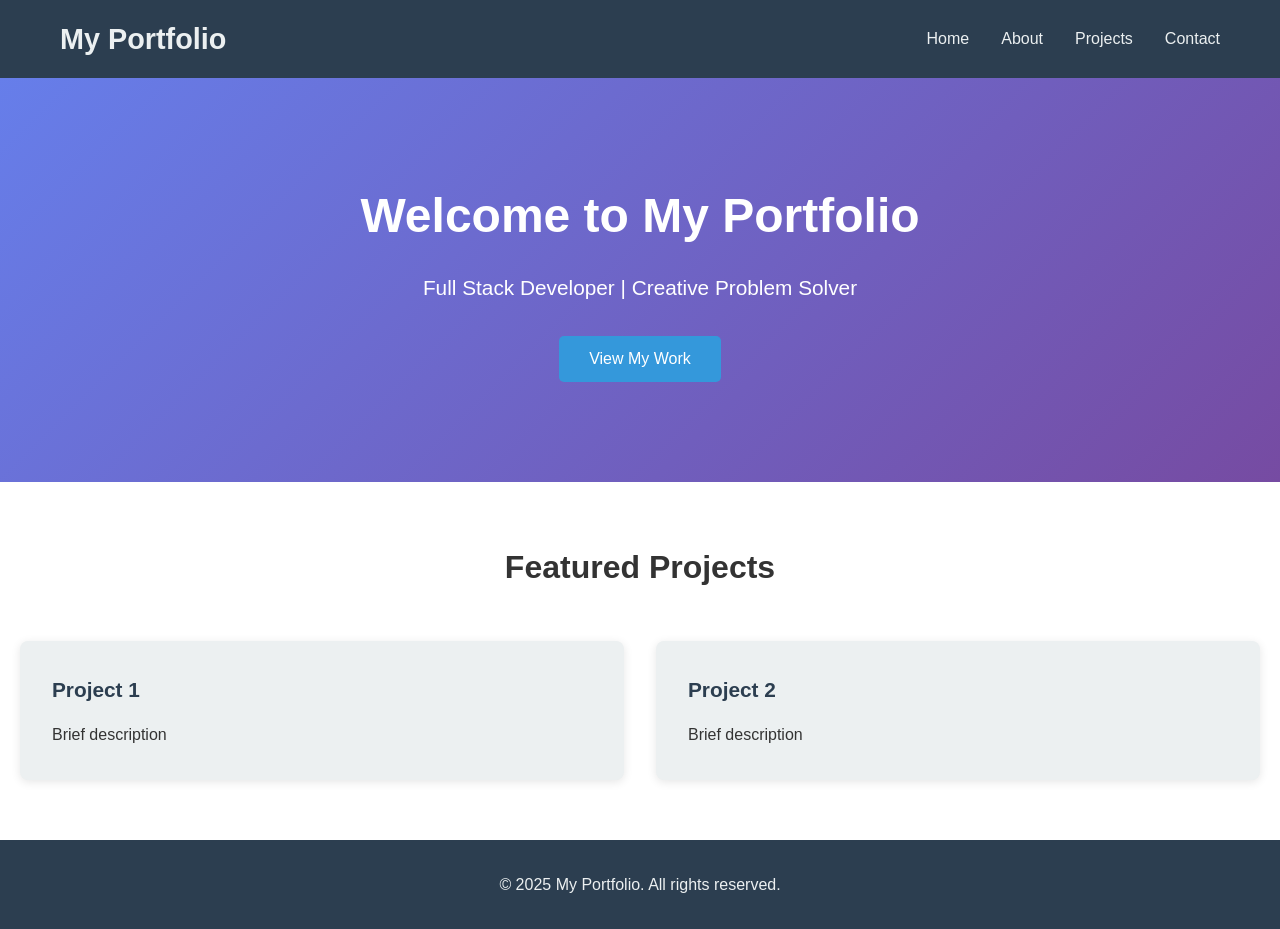
<file: src/index.html>
<!DOCTYPE html>
<html lang="en">
<head>
    <meta charset="UTF-8">
    <meta name="viewport" content="width=device-width, initial-scale=1.0">
    <title>My Portfolio</title>
    <link rel="stylesheet" href="styles/style.css">
</head>
<body>
    <nav class="navbar">
        <div class="container">
            <h1 class="logo">My Portfolio</h1>
            <ul class="nav-links">
                <li><a href="index.html">Home</a></li>
                <li><a href="pages/about.html">About</a></li>
                <li><a href="pages/projects.html">Projects</a></li>
                <li><a href="pages/contact.html">Contact</a></li>
            </ul>
        </div>
    </nav>

    <header class="hero">
        <div class="hero-content">
            <h2>Welcome to My Portfolio</h2>
            <p>Full Stack Developer | Creative Problem Solver</p>
            <a href="pages/projects.html" class="btn">View My Work</a>
        </div>
    </header>

    <section class="featured">
        <h3>Featured Projects</h3>
        <div class="project-cards">
            <div class="card">
                <h4>Project 1</h4>
                <p>Brief description</p>
            </div>
            <div class="card">
                <h4>Project 2</h4>
                <p>Brief description</p>
            </div>
        </div>
    </section>

    <footer>
        <p>&copy; 2025 My Portfolio. All rights reserved.</p>
    </footer>

    <script src="scripts/main.js"></script>
</body>
</html>
</file>
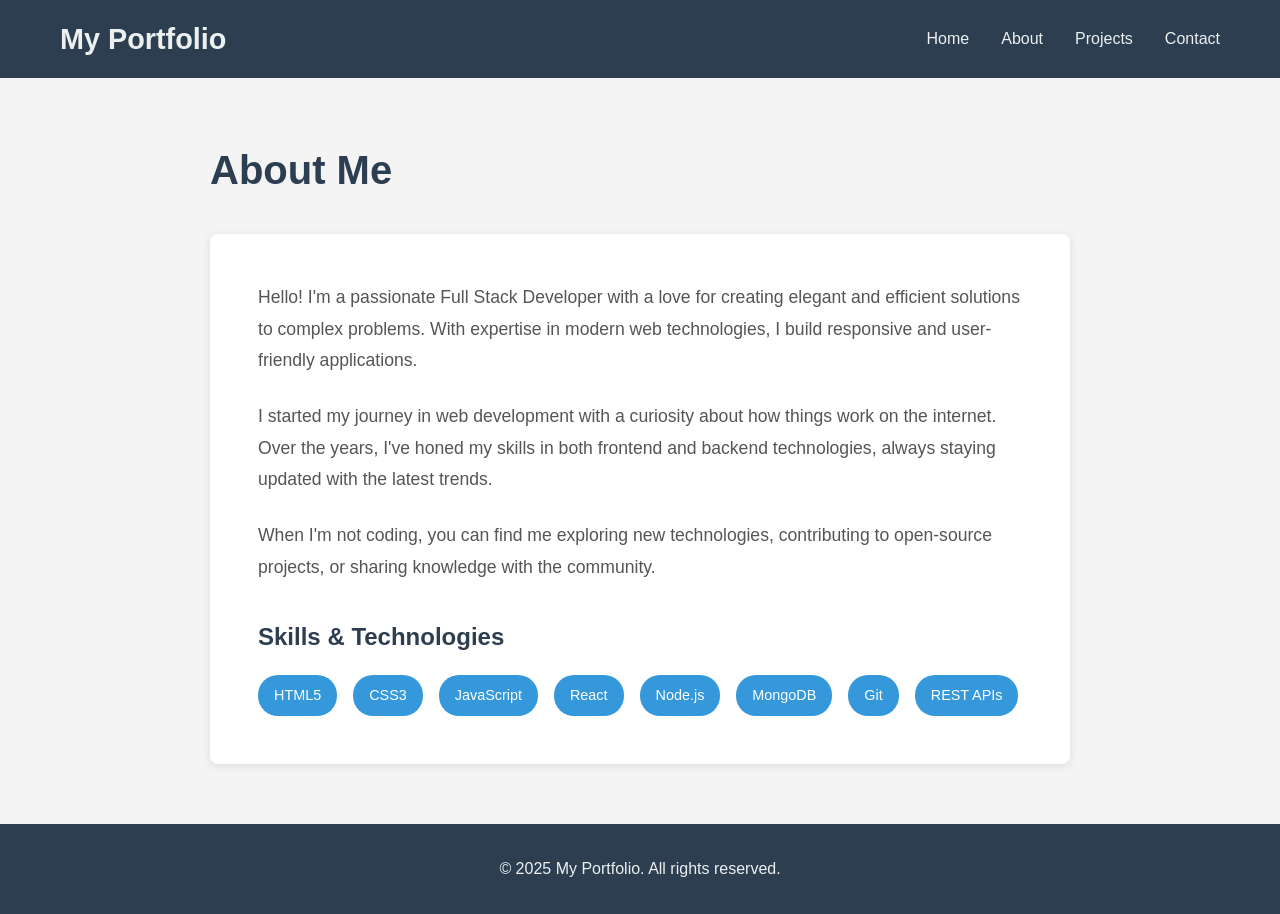
<file: src/pages/about.html>
<!DOCTYPE html>
<html lang="en">
<head>
    <meta charset="UTF-8">
    <meta name="viewport" content="width=device-width, initial-scale=1.0">
    <title>About Me - My Portfolio</title>
    <link rel="stylesheet" href="../styles/style.css">
    <style>
        .about-section {
            padding: 60px 20px;
            max-width: 900px;
            margin: 0 auto;
        }

        .about-section h2 {
            font-size: 2.5rem;
            margin-bottom: 2rem;
            color: #2c3e50;
        }

        .about-content {
            background-color: white;
            padding: 3rem;
            border-radius: 8px;
            box-shadow: 0 2px 10px rgba(0, 0, 0, 0.1);
            line-height: 1.8;
        }

        .about-content p {
            margin-bottom: 1.5rem;
            font-size: 1.1rem;
            color: #555;
        }

        .skills {
            margin-top: 2rem;
        }

        .skills h3 {
            font-size: 1.5rem;
            margin-bottom: 1rem;
            color: #2c3e50;
        }

        .skill-tags {
            display: flex;
            flex-wrap: wrap;
            gap: 1rem;
        }

        .skill-tag {
            background-color: #3498db;
            color: white;
            padding: 8px 16px;
            border-radius: 20px;
            font-size: 0.9rem;
        }
    </style>
</head>
<body>
    <nav class="navbar">
        <div class="container">
            <h1 class="logo">My Portfolio</h1>
            <ul class="nav-links">
                <li><a href="../index.html">Home</a></li>
                <li><a href="about.html">About</a></li>
                <li><a href="projects.html">Projects</a></li>
                <li><a href="contact.html">Contact</a></li>
            </ul>
        </div>
    </nav>

    <section class="about-section">
        <h2>About Me</h2>
        <div class="about-content">
            <p>
                Hello! I'm a passionate Full Stack Developer with a love for creating elegant and efficient solutions to complex problems. 
                With expertise in modern web technologies, I build responsive and user-friendly applications.
            </p>

            <p>
                I started my journey in web development with a curiosity about how things work on the internet. 
                Over the years, I've honed my skills in both frontend and backend technologies, always staying updated with the latest trends.
            </p>

            <p>
                When I'm not coding, you can find me exploring new technologies, contributing to open-source projects, or sharing knowledge with the community.
            </p>

            <div class="skills">
                <h3>Skills & Technologies</h3>
                <div class="skill-tags">
                    <span class="skill-tag">HTML5</span>
                    <span class="skill-tag">CSS3</span>
                    <span class="skill-tag">JavaScript</span>
                    <span class="skill-tag">React</span>
                    <span class="skill-tag">Node.js</span>
                    <span class="skill-tag">MongoDB</span>
                    <span class="skill-tag">Git</span>
                    <span class="skill-tag">REST APIs</span>
                </div>
            </div>
        </div>
    </section>

    <footer>
        <p>&copy; 2025 My Portfolio. All rights reserved.</p>
    </footer>

    <script src="../scripts/main.js"></script>
</body>
</html>
</file>
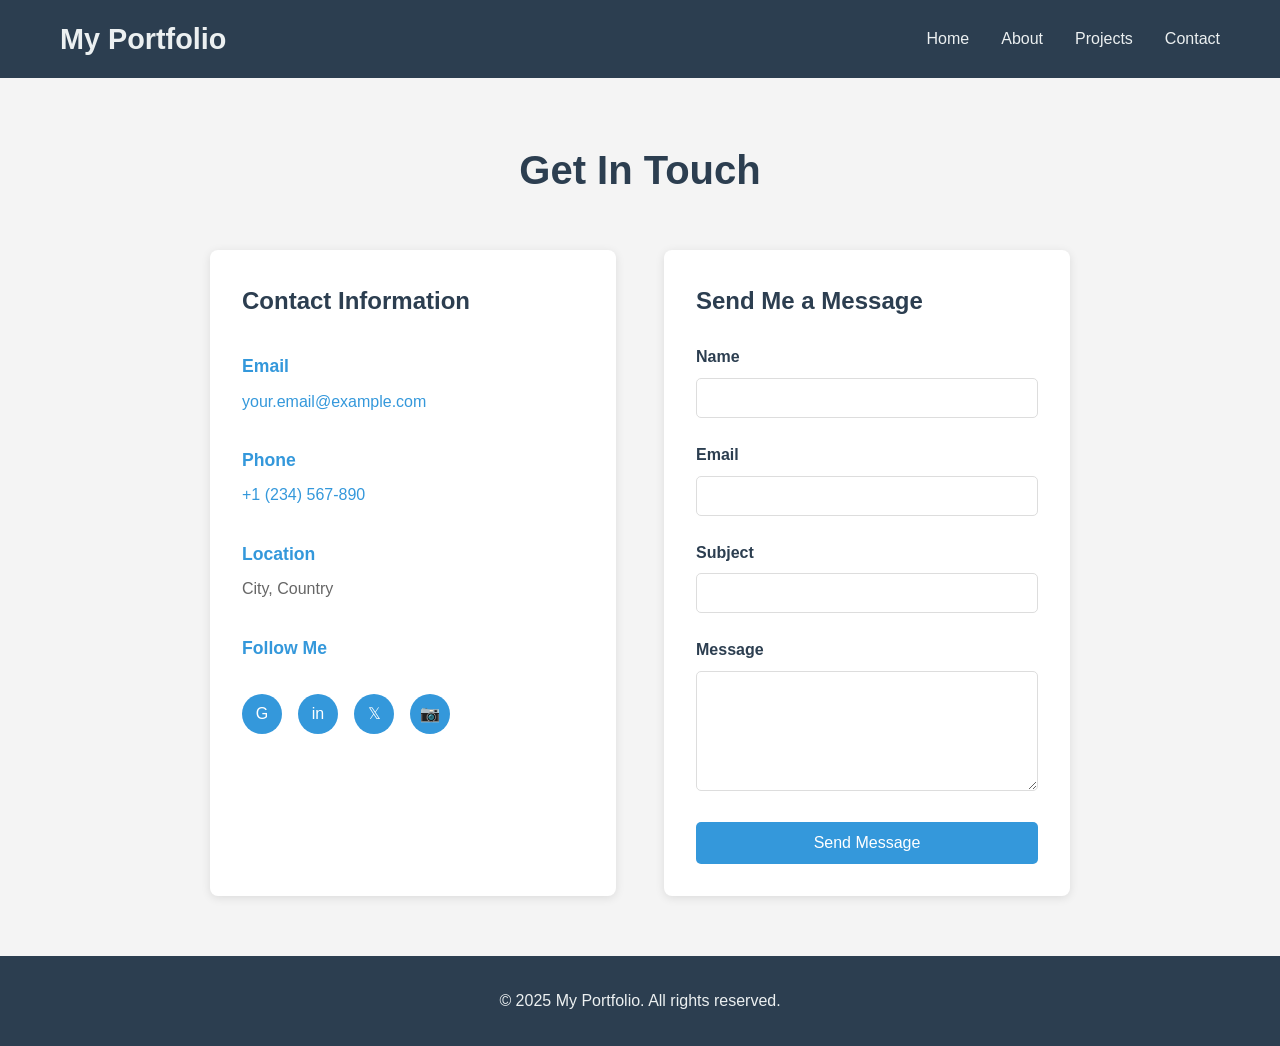
<file: src/pages/contact.html>
<!DOCTYPE html>
<html lang="en">
<head>
    <meta charset="UTF-8">
    <meta name="viewport" content="width=device-width, initial-scale=1.0">
    <title>Contact - My Portfolio</title>
    <link rel="stylesheet" href="../styles/style.css">
    <style>
        .contact-section {
            padding: 60px 20px;
            max-width: 900px;
            margin: 0 auto;
        }

        .contact-section h2 {
            font-size: 2.5rem;
            margin-bottom: 3rem;
            color: #2c3e50;
            text-align: center;
        }

        .contact-container {
            display: grid;
            grid-template-columns: 1fr 1fr;
            gap: 3rem;
        }

        .contact-info {
            background-color: white;
            padding: 2rem;
            border-radius: 8px;
            box-shadow: 0 2px 10px rgba(0, 0, 0, 0.1);
        }

        .contact-info h3 {
            font-size: 1.5rem;
            margin-bottom: 2rem;
            color: #2c3e50;
        }

        .info-item {
            margin-bottom: 2rem;
        }

        .info-item h4 {
            font-size: 1.1rem;
            color: #3498db;
            margin-bottom: 0.5rem;
        }

        .info-item p {
            color: #666;
        }

        .info-item a {
            color: #3498db;
            text-decoration: none;
            transition: color 0.3s;
        }

        .info-item a:hover {
            color: #2980b9;
        }

        .social-links {
            display: flex;
            gap: 1rem;
            margin-top: 2rem;
        }

        .social-links a {
            display: inline-block;
            width: 40px;
            height: 40px;
            background-color: #3498db;
            color: white;
            border-radius: 50%;
            text-align: center;
            line-height: 40px;
            text-decoration: none;
            transition: background-color 0.3s;
        }

        .social-links a:hover {
            background-color: #2980b9;
        }

        .contact-form {
            background-color: white;
            padding: 2rem;
            border-radius: 8px;
            box-shadow: 0 2px 10px rgba(0, 0, 0, 0.1);
        }

        .contact-form h3 {
            font-size: 1.5rem;
            margin-bottom: 1.5rem;
            color: #2c3e50;
        }

        .form-group {
            margin-bottom: 1.5rem;
        }

        .form-group label {
            display: block;
            margin-bottom: 0.5rem;
            color: #2c3e50;
            font-weight: bold;
        }

        .form-group input,
        .form-group textarea {
            width: 100%;
            padding: 10px;
            border: 1px solid #ddd;
            border-radius: 5px;
            font-family: Arial, sans-serif;
            font-size: 1rem;
            transition: border-color 0.3s;
        }

        .form-group input:focus,
        .form-group textarea:focus {
            outline: none;
            border-color: #3498db;
            box-shadow: 0 0 5px rgba(52, 152, 219, 0.3);
        }

        .form-group textarea {
            resize: vertical;
            min-height: 120px;
        }

        .submit-btn {
            background-color: #3498db;
            color: white;
            padding: 12px 30px;
            border: none;
            border-radius: 5px;
            font-size: 1rem;
            cursor: pointer;
            transition: background-color 0.3s;
            width: 100%;
        }

        .submit-btn:hover {
            background-color: #2980b9;
        }

        @media (max-width: 768px) {
            .contact-container {
                grid-template-columns: 1fr;
            }
        }
    </style>
</head>
<body>
    <nav class="navbar">
        <div class="container">
            <h1 class="logo">My Portfolio</h1>
            <ul class="nav-links">
                <li><a href="../index.html">Home</a></li>
                <li><a href="about.html">About</a></li>
                <li><a href="projects.html">Projects</a></li>
                <li><a href="contact.html">Contact</a></li>
            </ul>
        </div>
    </nav>

    <section class="contact-section">
        <h2>Get In Touch</h2>
        <div class="contact-container">
            <!-- Contact Info -->
            <div class="contact-info">
                <h3>Contact Information</h3>
                <div class="info-item">
                    <h4>Email</h4>
                    <p><a href="mailto:your.email@example.com">your.email@example.com</a></p>
                </div>
                <div class="info-item">
                    <h4>Phone</h4>
                    <p><a href="tel:+1234567890">+1 (234) 567-890</a></p>
                </div>
                <div class="info-item">
                    <h4>Location</h4>
                    <p>City, Country</p>
                </div>
                <div class="info-item">
                    <h4>Follow Me</h4>
                    <div class="social-links">
                        <a href="https://github.com" target="_blank" title="GitHub">G</a>
                        <a href="https://linkedin.com" target="_blank" title="LinkedIn">in</a>
                        <a href="https://twitter.com" target="_blank" title="Twitter">𝕏</a>
                        <a href="https://instagram.com" target="_blank" title="Instagram">📷</a>
                    </div>
                </div>
            </div>

            <!-- Contact Form -->
            <form class="contact-form" id="contactForm">
                <h3>Send Me a Message</h3>
                <div class="form-group">
                    <label for="name">Name</label>
                    <input type="text" id="name" name="name" required>
                </div>
                <div class="form-group">
                    <label for="email">Email</label>
                    <input type="email" id="email" name="email" required>
                </div>
                <div class="form-group">
                    <label for="subject">Subject</label>
                    <input type="text" id="subject" name="subject" required>
                </div>
                <div class="form-group">
                    <label for="message">Message</label>
                    <textarea id="message" name="message" required></textarea>
                </div>
                <button type="submit" class="submit-btn">Send Message</button>
            </form>
        </div>
    </section>

    <footer>
        <p>&copy; 2025 My Portfolio. All rights reserved.</p>
    </footer>

    <script src="../scripts/main.js"></script>
    <script>
        // Form submission handler
        document.getElementById('contactForm').addEventListener('submit', function(e) {
            e.preventDefault();
            alert('Thank you for your message! I will get back to you soon.');
            this.reset();
        });
    </script>
</body>
</html>
</file>
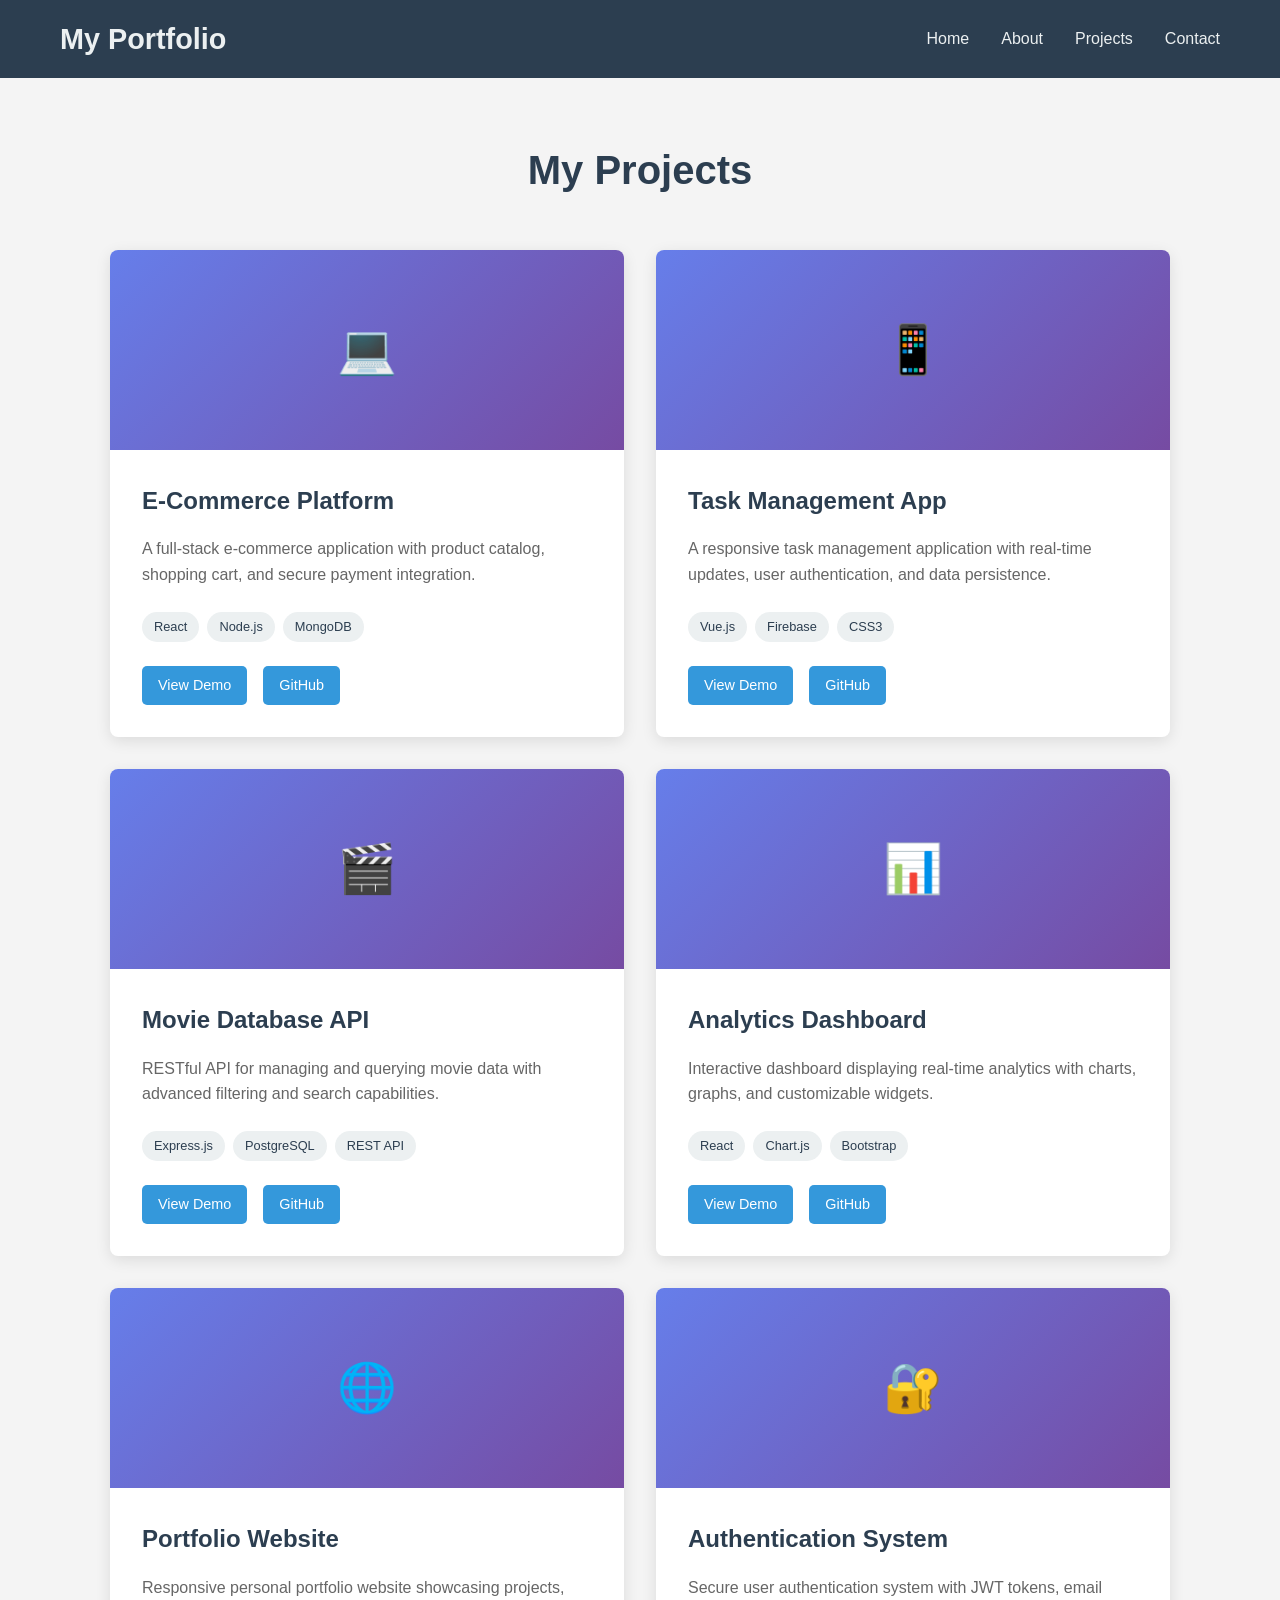
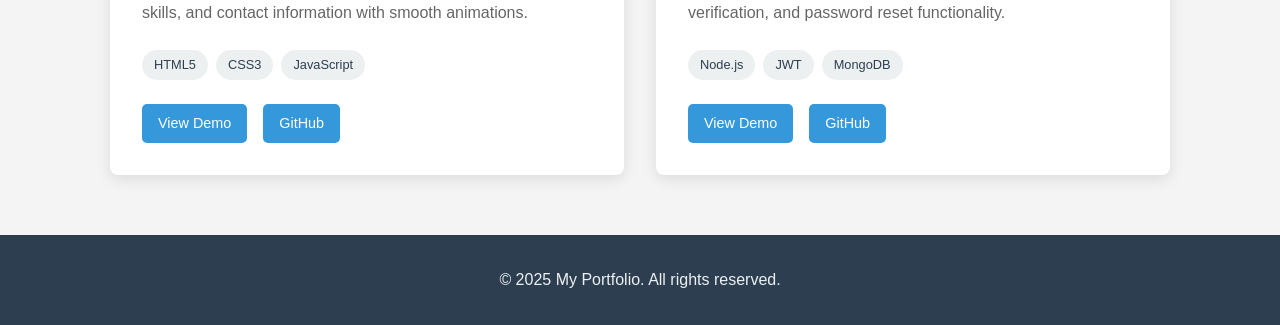
<file: src/pages/projects.html>
<!DOCTYPE html>
<html lang="en">
<head>
    <meta charset="UTF-8">
    <meta name="viewport" content="width=device-width, initial-scale=1.0">
    <title>Projects - My Portfolio</title>
    <link rel="stylesheet" href="../styles/style.css">
    <style>
        .projects-section {
            padding: 60px 20px;
            max-width: 1100px;
            margin: 0 auto;
        }

        .projects-section h2 {
            font-size: 2.5rem;
            margin-bottom: 3rem;
            color: #2c3e50;
            text-align: center;
        }

        .projects-grid {
            display: grid;
            grid-template-columns: repeat(auto-fit, minmax(350px, 1fr));
            gap: 2rem;
        }

        .project-card {
            background-color: white;
            border-radius: 8px;
            overflow: hidden;
            box-shadow: 0 4px 15px rgba(0, 0, 0, 0.1);
            transition: transform 0.3s, box-shadow 0.3s;
        }

        .project-card:hover {
            transform: translateY(-10px);
            box-shadow: 0 8px 25px rgba(0, 0, 0, 0.15);
        }

        .project-image {
            width: 100%;
            height: 200px;
            background: linear-gradient(135deg, #667eea 0%, #764ba2 100%);
            display: flex;
            align-items: center;
            justify-content: center;
            color: white;
            font-size: 3rem;
        }

        .project-info {
            padding: 2rem;
        }

        .project-info h3 {
            font-size: 1.5rem;
            margin-bottom: 1rem;
            color: #2c3e50;
        }

        .project-info p {
            color: #666;
            margin-bottom: 1.5rem;
            line-height: 1.6;
        }

        .project-tech {
            display: flex;
            flex-wrap: wrap;
            gap: 0.5rem;
            margin-bottom: 1.5rem;
        }

        .tech-badge {
            background-color: #ecf0f1;
            color: #2c3e50;
            padding: 5px 12px;
            border-radius: 15px;
            font-size: 0.8rem;
        }

        .project-links {
            display: flex;
            gap: 1rem;
        }

        .project-links a {
            display: inline-block;
            padding: 8px 16px;
            background-color: #3498db;
            color: white;
            text-decoration: none;
            border-radius: 5px;
            font-size: 0.9rem;
            transition: background-color 0.3s;
        }

        .project-links a:hover {
            background-color: #2980b9;
        }
    </style>
</head>
<body>
    <nav class="navbar">
        <div class="container">
            <h1 class="logo">My Portfolio</h1>
            <ul class="nav-links">
                <li><a href="../index.html">Home</a></li>
                <li><a href="about.html">About</a></li>
                <li><a href="projects.html">Projects</a></li>
                <li><a href="contact.html">Contact</a></li>
            </ul>
        </div>
    </nav>

    <section class="projects-section">
        <h2>My Projects</h2>
        <div class="projects-grid">
            <!-- Project 1 -->
            <div class="project-card">
                <div class="project-image">💻</div>
                <div class="project-info">
                    <h3>E-Commerce Platform</h3>
                    <p>A full-stack e-commerce application with product catalog, shopping cart, and secure payment integration.</p>
                    <div class="project-tech">
                        <span class="tech-badge">React</span>
                        <span class="tech-badge">Node.js</span>
                        <span class="tech-badge">MongoDB</span>
                    </div>
                    <div class="project-links">
                        <a href="#">View Demo</a>
                        <a href="#">GitHub</a>
                    </div>
                </div>
            </div>

            <!-- Project 2 -->
            <div class="project-card">
                <div class="project-image">📱</div>
                <div class="project-info">
                    <h3>Task Management App</h3>
                    <p>A responsive task management application with real-time updates, user authentication, and data persistence.</p>
                    <div class="project-tech">
                        <span class="tech-badge">Vue.js</span>
                        <span class="tech-badge">Firebase</span>
                        <span class="tech-badge">CSS3</span>
                    </div>
                    <div class="project-links">
                        <a href="#">View Demo</a>
                        <a href="#">GitHub</a>
                    </div>
                </div>
            </div>

            <!-- Project 3 -->
            <div class="project-card">
                <div class="project-image">🎬</div>
                <div class="project-info">
                    <h3>Movie Database API</h3>
                    <p>RESTful API for managing and querying movie data with advanced filtering and search capabilities.</p>
                    <div class="project-tech">
                        <span class="tech-badge">Express.js</span>
                        <span class="tech-badge">PostgreSQL</span>
                        <span class="tech-badge">REST API</span>
                    </div>
                    <div class="project-links">
                        <a href="#">View Demo</a>
                        <a href="#">GitHub</a>
                    </div>
                </div>
            </div>

            <!-- Project 4 -->
            <div class="project-card">
                <div class="project-image">📊</div>
                <div class="project-info">
                    <h3>Analytics Dashboard</h3>
                    <p>Interactive dashboard displaying real-time analytics with charts, graphs, and customizable widgets.</p>
                    <div class="project-tech">
                        <span class="tech-badge">React</span>
                        <span class="tech-badge">Chart.js</span>
                        <span class="tech-badge">Bootstrap</span>
                    </div>
                    <div class="project-links">
                        <a href="#">View Demo</a>
                        <a href="#">GitHub</a>
                    </div>
                </div>
            </div>

            <!-- Project 5 -->
            <div class="project-card">
                <div class="project-image">🌐</div>
                <div class="project-info">
                    <h3>Portfolio Website</h3>
                    <p>Responsive personal portfolio website showcasing projects, skills, and contact information with smooth animations.</p>
                    <div class="project-tech">
                        <span class="tech-badge">HTML5</span>
                        <span class="tech-badge">CSS3</span>
                        <span class="tech-badge">JavaScript</span>
                    </div>
                    <div class="project-links">
                        <a href="#">View Demo</a>
                        <a href="#">GitHub</a>
                    </div>
                </div>
            </div>

            <!-- Project 6 -->
            <div class="project-card">
                <div class="project-image">🔐</div>
                <div class="project-info">
                    <h3>Authentication System</h3>
                    <p>Secure user authentication system with JWT tokens, email verification, and password reset functionality.</p>
                    <div class="project-tech">
                        <span class="tech-badge">Node.js</span>
                        <span class="tech-badge">JWT</span>
                        <span class="tech-badge">MongoDB</span>
                    </div>
                    <div class="project-links">
                        <a href="#">View Demo</a>
                        <a href="#">GitHub</a>
                    </div>
                </div>
            </div>
        </div>
    </section>

    <footer>
        <p>&copy; 2025 My Portfolio. All rights reserved.</p>
    </footer>

    <script src="../scripts/main.js"></script>
</body>
</html>
</file>
<file: src/styles/style.css>
* {
    margin: 0;
    padding: 0;
    box-sizing: border-box;
}

body {
    font-family: 'Arial', sans-serif;
    line-height: 1.6;
    color: #333;
    background-color: #f4f4f4;
}

.container {
    max-width: 1200px;
    margin: 0 auto;
    padding: 0 20px;
}

/* Navbar */
.navbar {
    background-color: #2c3e50;
    padding: 1rem 0;
    position: sticky;
    top: 0;
    z-index: 100;
}

.navbar .container {
    display: flex;
    justify-content: space-between;
    align-items: center;
}

.logo {
    color: #ecf0f1;
    font-size: 1.8rem;
}

.nav-links {
    display: flex;
    list-style: none;
    gap: 2rem;
}

.nav-links a {
    color: #ecf0f1;
    text-decoration: none;
    transition: color 0.3s;
}

.nav-links a:hover {
    color: #3498db;
}

/* Hero Section */
.hero {
    background: linear-gradient(135deg, #667eea 0%, #764ba2 100%);
    color: white;
    padding: 100px 20px;
    text-align: center;
}

.hero-content h2 {
    font-size: 3rem;
    margin-bottom: 1rem;
}

.hero-content p {
    font-size: 1.3rem;
    margin-bottom: 2rem;
}

.btn {
    display: inline-block;
    background-color: #3498db;
    color: white;
    padding: 10px 30px;
    text-decoration: none;
    border-radius: 5px;
    transition: background-color 0.3s;
}

.btn:hover {
    background-color: #2980b9;
}

/* Featured Projects */
.featured {
    padding: 60px 20px;
    background-color: white;
}

.featured h3 {
    text-align: center;
    font-size: 2rem;
    margin-bottom: 3rem;
}

.project-cards {
    display: grid;
    grid-template-columns: repeat(auto-fit, minmax(300px, 1fr));
    gap: 2rem;
}

.card {
    background-color: #ecf0f1;
    padding: 2rem;
    border-radius: 8px;
    box-shadow: 0 2px 10px rgba(0, 0, 0, 0.1);
    transition: transform 0.3s;
}

.card:hover {
    transform: translateY(-5px);
}

.card h4 {
    font-size: 1.3rem;
    margin-bottom: 1rem;
    color: #2c3e50;
}

/* Footer */
footer {
    background-color: #2c3e50;
    color: #ecf0f1;
    text-align: center;
    padding: 2rem;
}

/* Responsive */
@media (max-width: 768px) {
    .nav-links {
        gap: 1rem;
        font-size: 0.9rem;
    }

    .hero-content h2 {
        font-size: 2rem;
    }

    .hero-content p {
        font-size: 1rem;
    }
}
</file>
